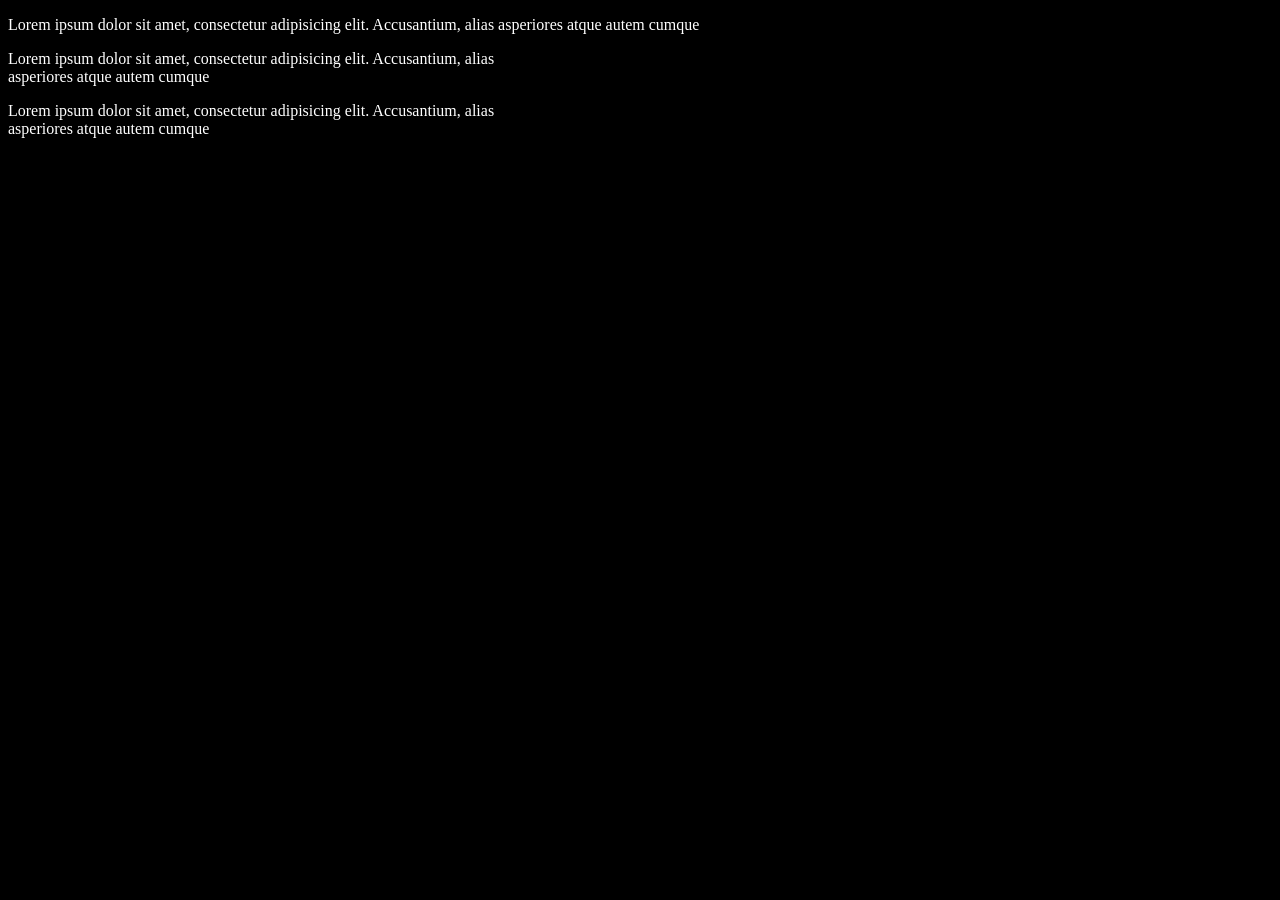
<file: frontend/public/widget-test.html>
<!DOCTYPE html>
<html lang="de">
<head>
    <meta charset="UTF-8">
    <title>Title</title>
    <script async src="https://localhost:8443/widget.js"></script>
</head>
<body style="background-color: #000000; padding: 0px; color: #ffffff;">

<p>
    Lorem ipsum dolor sit amet, consectetur adipisicing elit. Accusantium, alias asperiores atque autem cumque
</p>

<div style="width: 500px;">
    <div data-hievents-id="7"
         data-hievents-primary-color="#c3b8d9"
         data-hievents-primary-text-color="#ffffff"
         data-hievents-secondary-color="#525252"
         data-hievents-secondary-text-color="#ffffff"
         data-hievents-background-color="#000000"
         data-hievents-widget-type="widget"
         data-hievents-widget-version="1.0"
         data-hievents-locale="en"
         data-hievents-padding="20px"
         data-hievents-autoresize="true"
         data-hievents-continue-button-text="Lets's go"
         class="hievents-widget">

    </div>

    <p>
        Lorem ipsum dolor sit amet, consectetur adipisicing elit. Accusantium, alias asperiores atque autem cumque
    </p>
    <p>
        Lorem ipsum dolor sit amet, consectetur adipisicing elit. Accusantium, alias asperiores atque autem cumque
    </p>

</body>
</html>
</file>
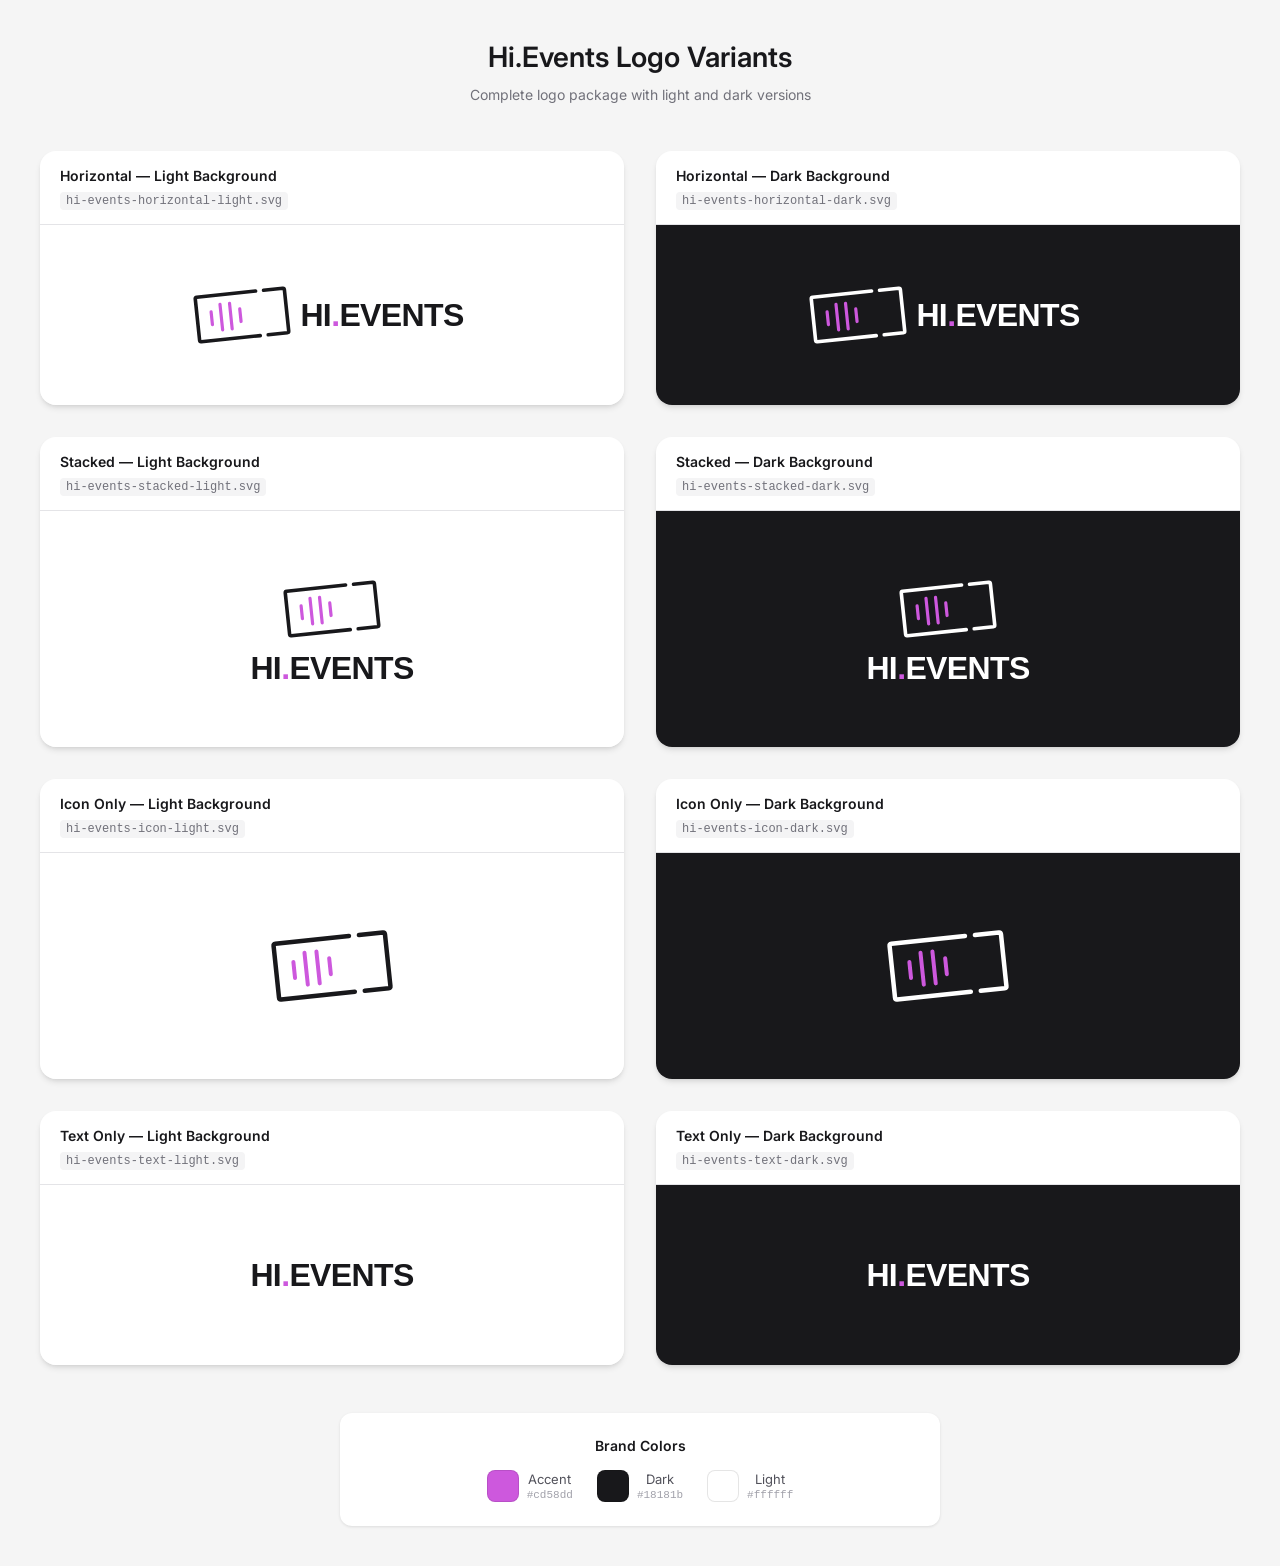
<file: frontend/public/logos/hi-events-logo-preview.html>
<!DOCTYPE html>
<html lang="de">
<head>
  <meta charset="UTF-8">
  <meta name="viewport" content="width=device-width, initial-scale=1.0">
  <title>Hi.Events Logo Variants</title>
  <link href="https://fonts.googleapis.com/css2?family=Inter:wght@400;500;600&display=swap" rel="stylesheet">
  <style>
    * {
      margin: 0;
      padding: 0;
      box-sizing: border-box;
    }
    
    body {
      font-family: 'Inter', -apple-system, BlinkMacSystemFont, sans-serif;
      background: #f5f5f5;
      padding: 40px;
      min-height: 100vh;
    }
    
    h1 {
      text-align: center;
      color: #18181b;
      margin-bottom: 12px;
      font-size: 28px;
      font-weight: 600;
    }
    
    .subtitle {
      text-align: center;
      color: #71717a;
      margin-bottom: 48px;
      font-size: 14px;
    }
    
    .grid {
      display: grid;
      grid-template-columns: repeat(auto-fit, minmax(400px, 1fr));
      gap: 32px;
      max-width: 1200px;
      margin: 0 auto;
    }
    
    .variant {
      border-radius: 16px;
      overflow: hidden;
      box-shadow: 0 4px 6px -1px rgba(0, 0, 0, 0.1), 0 2px 4px -2px rgba(0, 0, 0, 0.1);
    }
    
    .variant-header {
      padding: 16px 20px;
      background: #ffffff;
      border-bottom: 1px solid #e4e4e7;
    }
    
    .variant-header h3 {
      font-size: 14px;
      font-weight: 600;
      color: #18181b;
      margin-bottom: 4px;
    }
    
    .variant-header code {
      font-size: 12px;
      color: #71717a;
      background: #f4f4f5;
      padding: 2px 6px;
      border-radius: 4px;
      font-family: 'SF Mono', 'Monaco', 'Inconsolata', monospace;
    }
    
    .variant-preview {
      display: flex;
      align-items: center;
      justify-content: center;
      padding: 48px 32px;
      min-height: 180px;
    }
    
    .variant-preview.light {
      background: #ffffff;
    }
    
    .variant-preview.dark {
      background: #18181b;
    }
    
    .variant-preview img {
      max-width: 100%;
      height: auto;
    }
    
    .color-info {
      text-align: center;
      margin-top: 48px;
      padding: 24px;
      background: #ffffff;
      border-radius: 12px;
      max-width: 600px;
      margin-left: auto;
      margin-right: auto;
      box-shadow: 0 1px 3px rgba(0, 0, 0, 0.1);
    }
    
    .color-info h3 {
      font-size: 14px;
      font-weight: 600;
      color: #18181b;
      margin-bottom: 16px;
    }
    
    .color-swatches {
      display: flex;
      justify-content: center;
      gap: 24px;
    }
    
    .swatch {
      display: flex;
      align-items: center;
      gap: 8px;
    }
    
    .swatch-color {
      width: 32px;
      height: 32px;
      border-radius: 8px;
      border: 1px solid rgba(0,0,0,0.1);
    }
    
    .swatch-label {
      font-size: 13px;
      color: #52525b;
    }
    
    .swatch-label code {
      display: block;
      font-size: 11px;
      color: #a1a1aa;
      margin-top: 2px;
    }
  </style>
</head>
<body>
  <h1>Hi.Events Logo Variants</h1>
  <p class="subtitle">Complete logo package with light and dark versions</p>
  
  <div class="grid">
    <!-- Horizontal Light -->
    <div class="variant">
      <div class="variant-header">
        <h3>Horizontal — Light Background</h3>
        <code>hi-events-horizontal-light.svg</code>
      </div>
      <div class="variant-preview light">
        <img src="hi-events-horizontal-light.svg" alt="Hi.Events Horizontal Light">
      </div>
    </div>
    
    <!-- Horizontal Dark -->
    <div class="variant">
      <div class="variant-header">
        <h3>Horizontal — Dark Background</h3>
        <code>hi-events-horizontal-dark.svg</code>
      </div>
      <div class="variant-preview dark">
        <img src="hi-events-horizontal-dark.svg" alt="Hi.Events Horizontal Dark">
      </div>
    </div>
    
    <!-- Stacked Light -->
    <div class="variant">
      <div class="variant-header">
        <h3>Stacked — Light Background</h3>
        <code>hi-events-stacked-light.svg</code>
      </div>
      <div class="variant-preview light">
        <img src="hi-events-stacked-light.svg" alt="Hi.Events Stacked Light">
      </div>
    </div>
    
    <!-- Stacked Dark -->
    <div class="variant">
      <div class="variant-header">
        <h3>Stacked — Dark Background</h3>
        <code>hi-events-stacked-dark.svg</code>
      </div>
      <div class="variant-preview dark">
        <img src="hi-events-stacked-dark.svg" alt="Hi.Events Stacked Dark">
      </div>
    </div>
    
    <!-- Icon Light -->
    <div class="variant">
      <div class="variant-header">
        <h3>Icon Only — Light Background</h3>
        <code>hi-events-icon-light.svg</code>
      </div>
      <div class="variant-preview light">
        <img src="hi-events-icon-light.svg" alt="Hi.Events Icon Light">
      </div>
    </div>
    
    <!-- Icon Dark -->
    <div class="variant">
      <div class="variant-header">
        <h3>Icon Only — Dark Background</h3>
        <code>hi-events-icon-dark.svg</code>
      </div>
      <div class="variant-preview dark">
        <img src="hi-events-icon-dark.svg" alt="Hi.Events Icon Dark">
      </div>
    </div>
    
    <!-- Text Light -->
    <div class="variant">
      <div class="variant-header">
        <h3>Text Only — Light Background</h3>
        <code>hi-events-text-light.svg</code>
      </div>
      <div class="variant-preview light">
        <img src="hi-events-text-light.svg" alt="Hi.Events Text Light">
      </div>
    </div>
    
    <!-- Text Dark -->
    <div class="variant">
      <div class="variant-header">
        <h3>Text Only — Dark Background</h3>
        <code>hi-events-text-dark.svg</code>
      </div>
      <div class="variant-preview dark">
        <img src="hi-events-text-dark.svg" alt="Hi.Events Text Dark">
      </div>
    </div>
  </div>
  
  <div class="color-info">
    <h3>Brand Colors</h3>
    <div class="color-swatches">
      <div class="swatch">
        <div class="swatch-color" style="background: #cd58dd;"></div>
        <div class="swatch-label">
          Accent
          <code>#cd58dd</code>
        </div>
      </div>
      <div class="swatch">
        <div class="swatch-color" style="background: #18181b;"></div>
        <div class="swatch-label">
          Dark
          <code>#18181b</code>
        </div>
      </div>
      <div class="swatch">
        <div class="swatch-color" style="background: #ffffff;"></div>
        <div class="swatch-label">
          Light
          <code>#ffffff</code>
        </div>
      </div>
    </div>
  </div>
</body>
</html>
</file>
